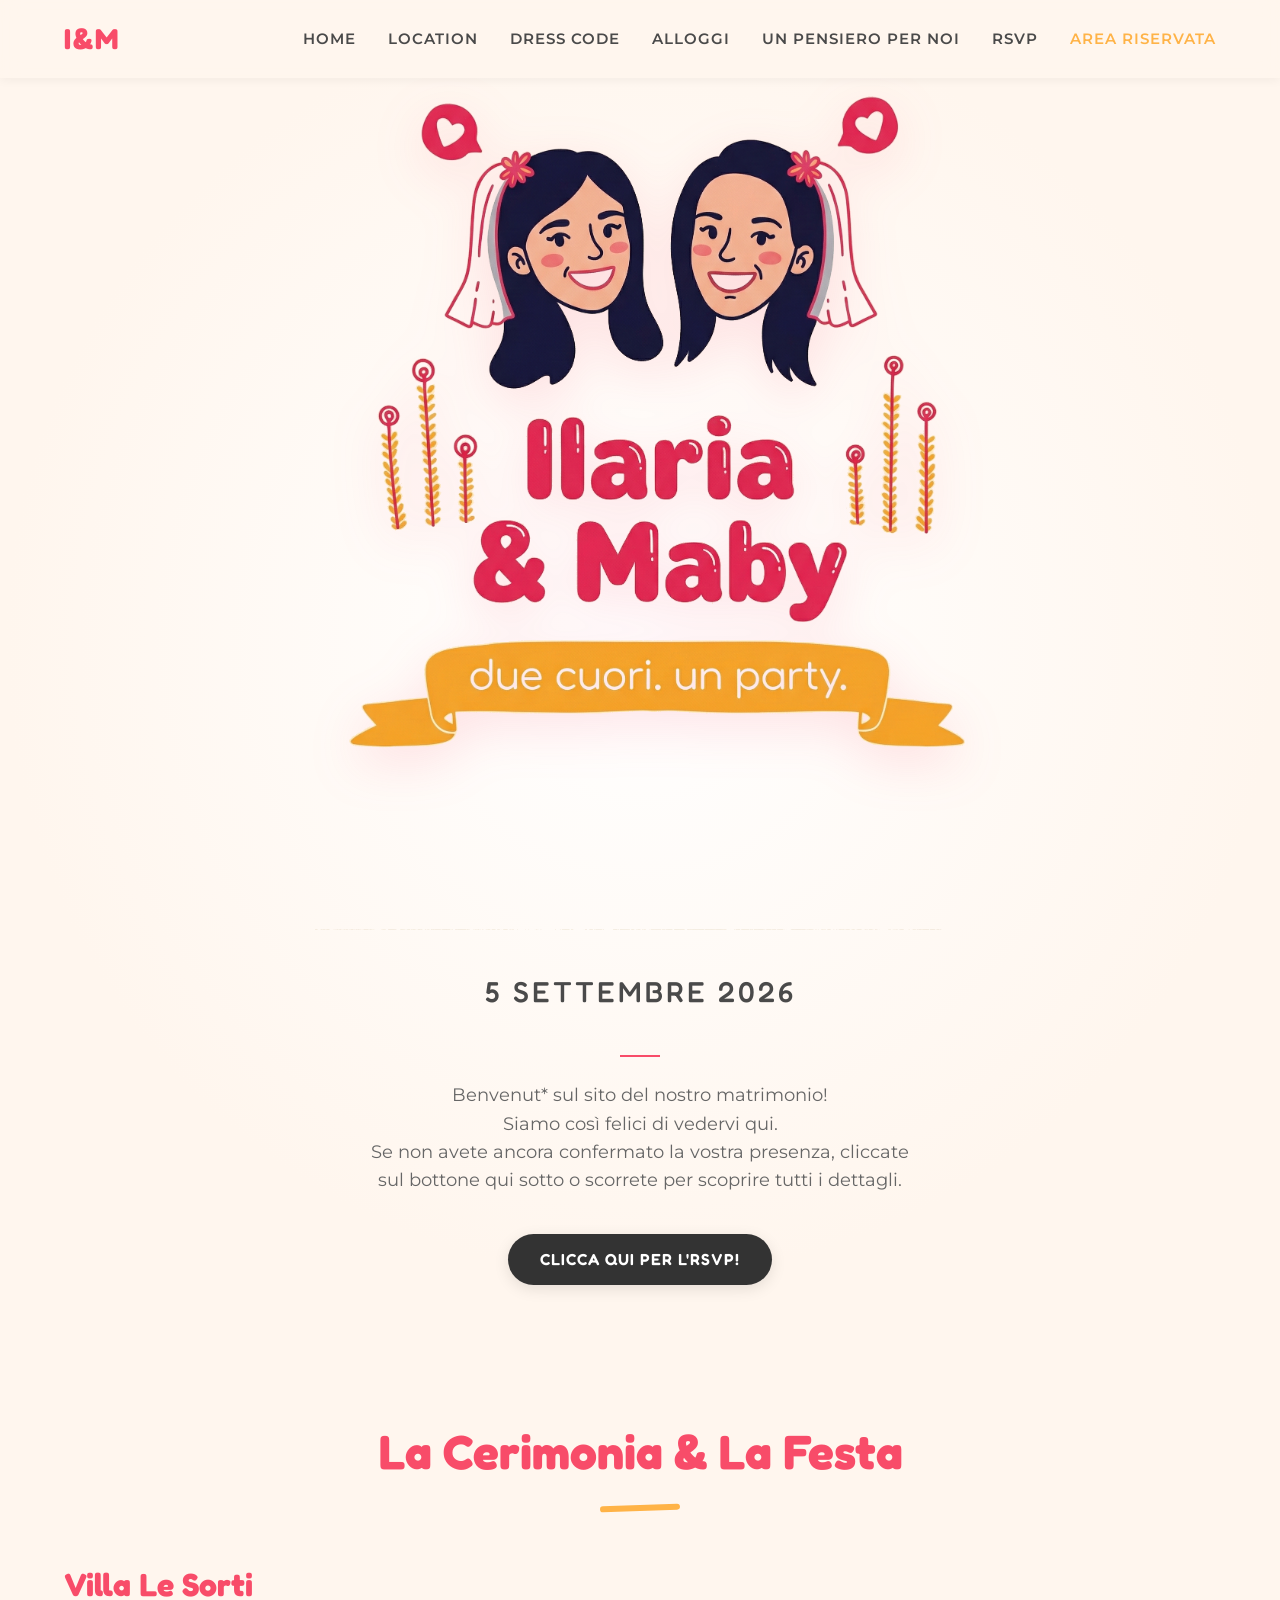
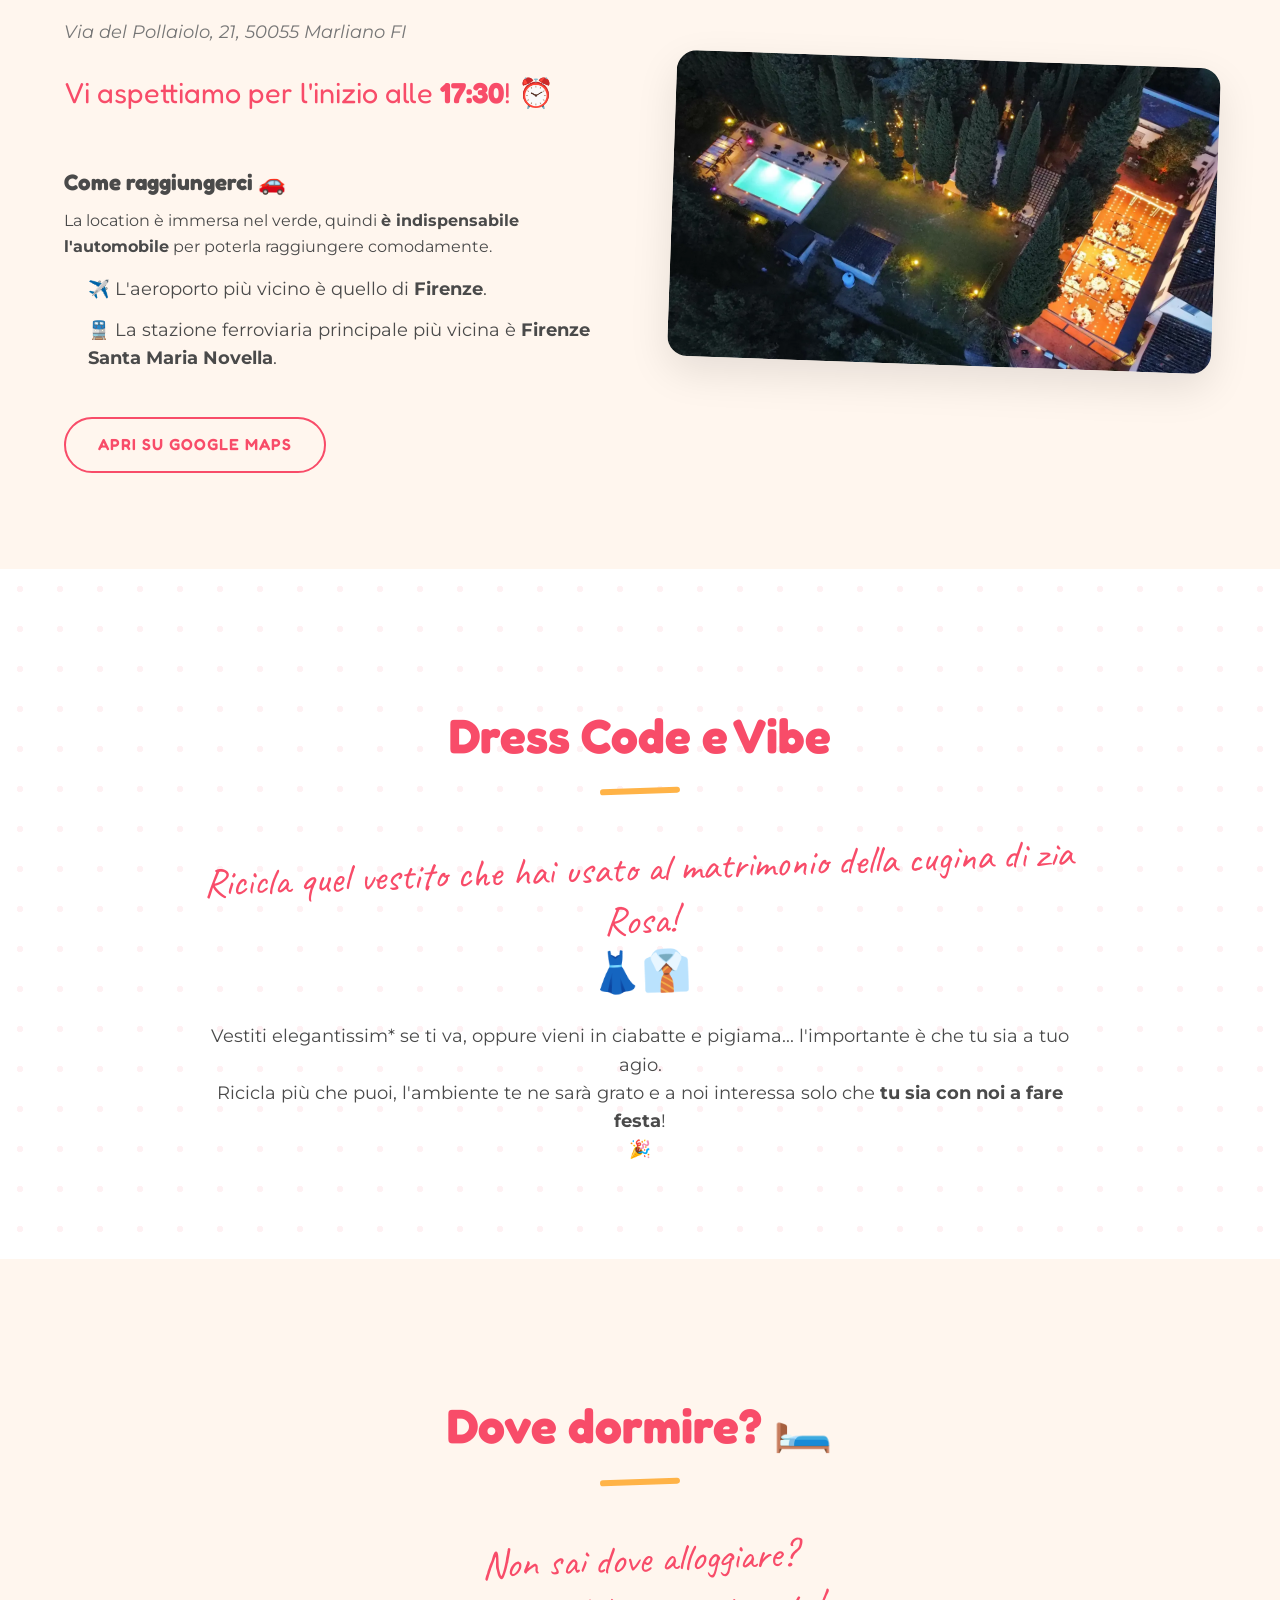
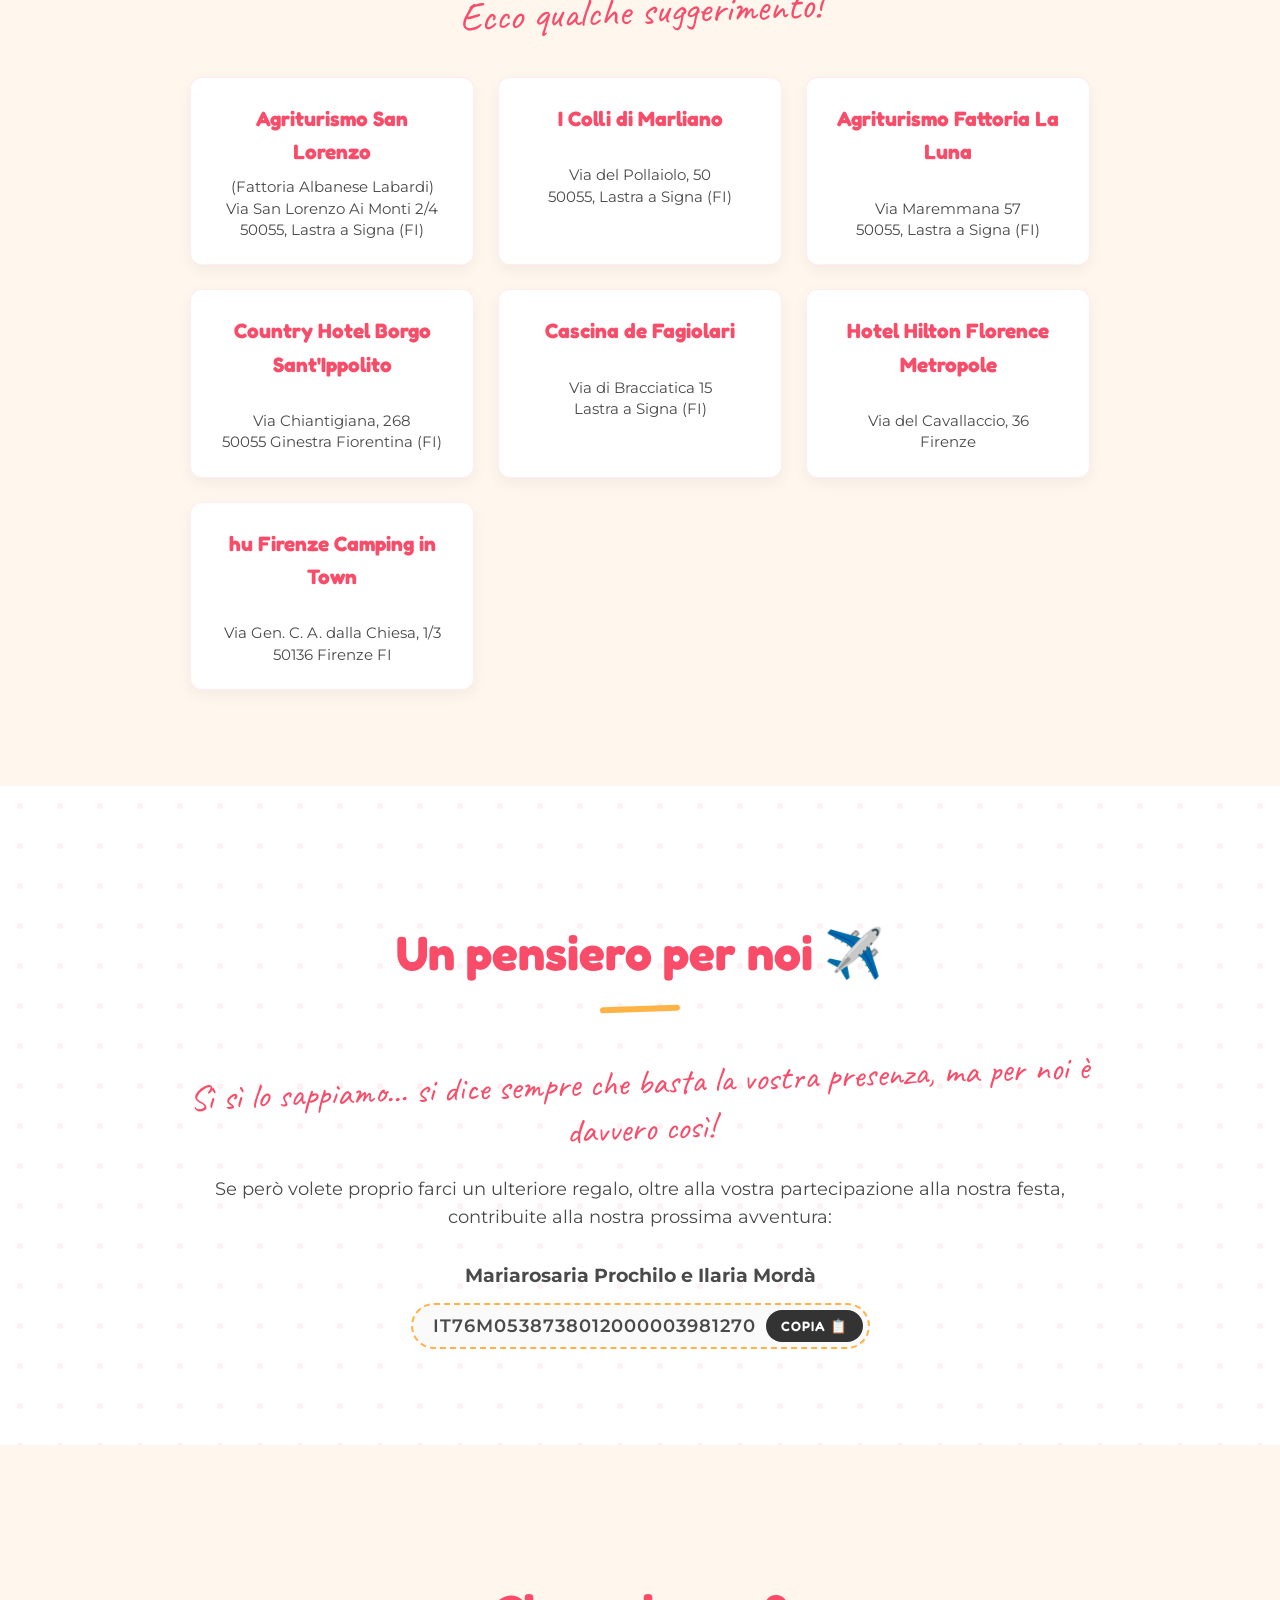
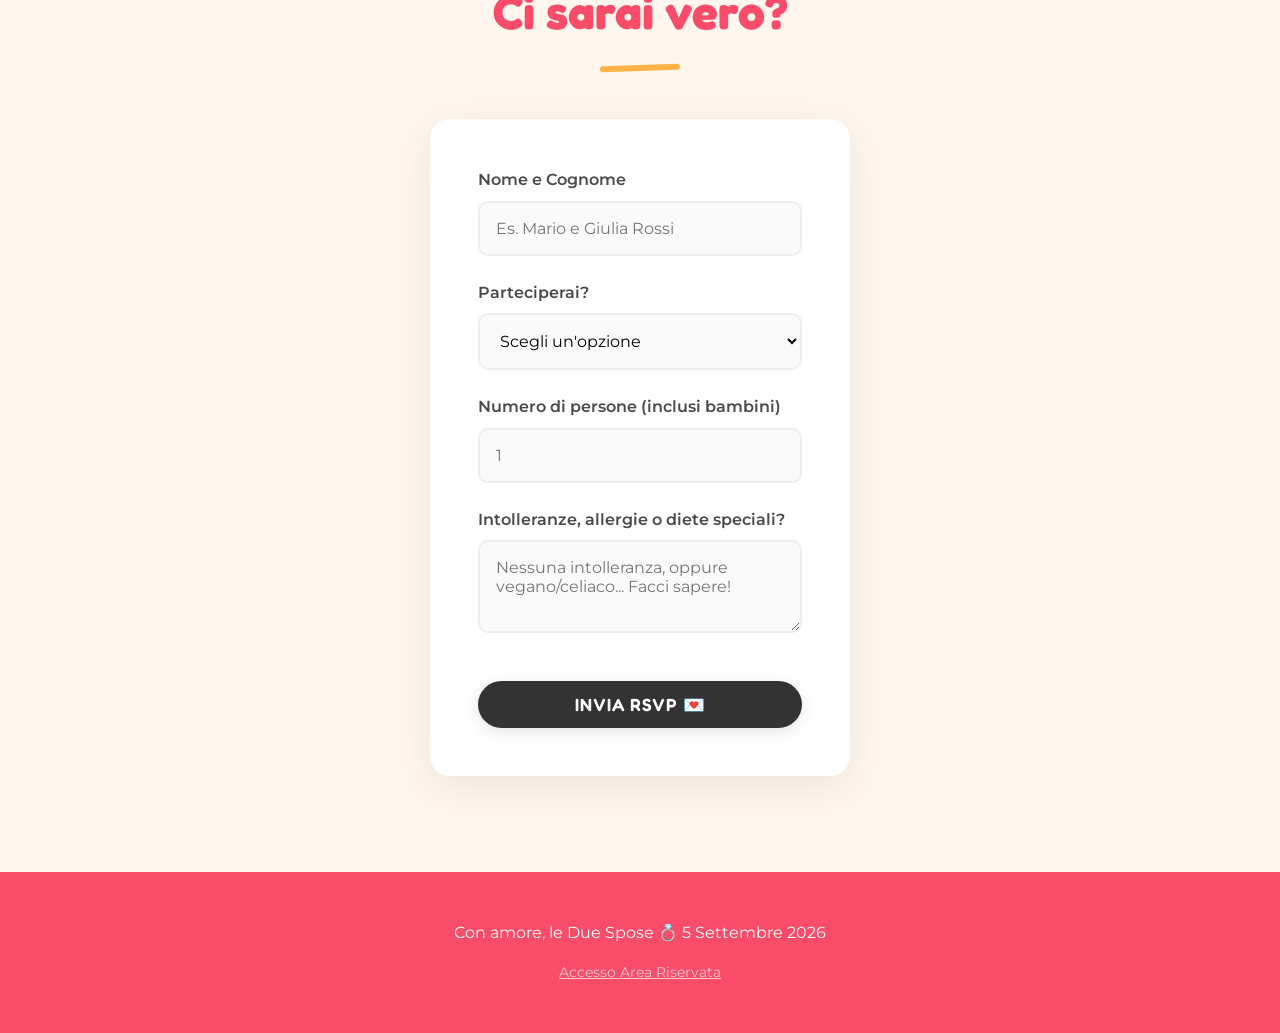
<file: index.html>
<!DOCTYPE html>
<html lang="it">
<head>
    <meta charset="UTF-8">
    <meta name="viewport" content="width=device-width, initial-scale=1.0">
    <title>I&M - 5 Settembre 2026</title>
    <link rel="icon" href="[data-uri]">
    <meta name="description" content="Sito d'invito per il matrimonio del 5 Settembre 2026.">
    <!-- Google Fonts -->
    <link rel="preconnect" href="https://fonts.googleapis.com">
    <link rel="preconnect" href="https://fonts.gstatic.com" crossorigin>
    <link href="https://fonts.googleapis.com/css2?family=Fredoka:wght@400;600;700&family=Montserrat:wght@400;500;600;700&family=Caveat:wght@600;700&display=swap" rel="stylesheet">
    <link rel="stylesheet" href="style.css">
</head>
<body>

    <!-- Navigation Bar -->
    <header class="navbar">
        <div class="logo">I&amp;M</div>
        <nav>
            <ul class="nav-links">
                <li><a href="#home">Home</a></li>
                <li><a href="#location">Location</a></li>
                <li><a href="#dresscode">Dress Code</a></li>
                <li><a href="#accommodation">Alloggi</a></li>
                <li><a href="#gift">Un pensiero per noi</a></li>
                <li><a href="#rsvp">RSVP</a></li>
                <li><a href="#riservata" class="secret-link">Area Riservata</a></li>
            </ul>
        </nav>
        <!-- Mobile Menu Toggle -->
        <div class="hamburger">
            <span class="bar"></span>
            <span class="bar"></span>
            <span class="bar"></span>
        </div>
    </header>

    <!-- Hero Section -->
    <section id="home" class="hero">
        <div class="hero-image-container">
            <!-- Using true transparent PNG image -->
            <img src="preset_transparent_crop.png" alt="Disegno delle Due Spose" class="hero-img animate-on-scroll">
        </div>
        <div class="hero-content animate-on-scroll">
            <h1 class="date hover-bounce">5 Settembre 2026</h1>
            <div class="divider"></div>
            <p class="welcome-text">Benvenut* sul sito del nostro matrimonio!<br> Siamo così felici di vedervi qui.<br> Se non avete ancora confermato la vostra presenza, cliccate sul bottone qui sotto o scorrete per scoprire tutti i dettagli.</p>
            <a href="#rsvp" class="btn-primary hover-bounce" id="hero-rsvp-btn">Clicca qui per l'RSVP!</a>
        </div>
    </section>

    <!-- Location Section -->
    <section id="location" class="section-container">
        <h2 class="section-title animate-on-scroll">La Cerimonia & La Festa</h2>
        <div class="section-content split animate-on-scroll">
            <div class="text-box">
                <h3 class="hover-bounce">Villa Le Sorti</h3>
                <p class="address">Via del Pollaiolo, 21, 50055 Marliano FI</p>
                
                <p class="hover-bounce" style="color: var(--primary-color); font-size: 1.8rem; font-family: var(--font-heading); margin-bottom: 1.5rem;">
                   Vi aspettiamo per l'inizio alle <strong>17:30</strong>! ⏰
                </p>
                
                <h4 class="sub-heading">Come raggiungerci 🚗</h4>
                <p>La location è immersa nel verde, quindi <strong>è indispensabile l'automobile</strong> per poterla raggiungere comodamente.</p>
                <ul class="transport-list">
                    <li class="hover-bounce">✈️ L'aeroporto più vicino è quello di <strong>Firenze</strong>.</li>
                    <li class="hover-bounce">🚆 La stazione ferroviaria principale più vicina è <strong>Firenze Santa Maria Novella</strong>.</li>
                </ul>
                <a href="https://share.google/hRz8vnX9NL2IQV5J6" target="_blank" class="btn-outline hover-bounce">Apri su Google Maps</a>
            </div>
            <div class="image-box animate-on-scroll">
                <img src="dji-fly.webp" alt="Villa Le Sorti dall'alto" class="location-img">
            </div>
        </div>
    </section>

    <!-- Dress Code Section -->
    <section id="dresscode" class="section-container alt-bg">
        <h2 class="section-title animate-on-scroll">Dress Code e Vibe</h2>
        <div class="section-content centered-text animate-on-scroll">
            <p class="fun-text hover-bounce">Ricicla quel vestito che hai usato al matrimonio della cugina di zia Rosa!<br> 👗👔</p>
            <p>Vestiti elegantissim* se ti va, oppure vieni in ciabatte e pigiama... l'importante è che tu sia a tuo agio.<br>
            Ricicla più che puoi, l'ambiente te ne sarà grato e a noi interessa solo che <strong>tu sia con noi a fare festa</strong>!<br> 🎉</p>
        </div>
    </section>

    <!-- Accommodation Section -->
    <section id="accommodation" class="section-container">
        <h2 class="section-title animate-on-scroll">Dove dormire? 🛏️</h2>
        <div class="section-content animate-on-scroll" style="width: 100%; max-width: 900px;">
            <p class="fun-text hover-bounce" style="text-align: center; width: 100%; display: block; margin-left: auto; margin-right: auto; margin-bottom: 2.5rem;">Non sai dove alloggiare?<br>Ecco qualche suggerimento!</p>
            
            <div style="display: grid; grid-template-columns: repeat(auto-fit, minmax(250px, 1fr)); gap: 1.5rem; justify-items: stretch;">
                
                <a href="https://maps.google.com/?q=Via+San+Lorenzo+Ai+Monti+2/4,+50055,+Lastra+a+Signa+(FI)" target="_blank" style="text-decoration: none; color: inherit;" class="hover-bounce">
                    <div style="background: white; padding: 1.5rem; border-radius: 12px; box-shadow: 0 5px 15px rgba(0,0,0,0.05); text-align: center; border: 1px solid rgba(248, 76, 105, 0.1); height: 100%; box-sizing: border-box;">
                        <h3 style="color: var(--primary-color); margin-bottom: 0.5rem; font-size: 1.3rem;">Agriturismo San Lorenzo</h3>
                        <p style="font-size: 0.95rem; line-height: 1.4;">(Fattoria Albanese Labardi)<br>Via San Lorenzo Ai Monti 2/4<br>50055, Lastra a Signa (FI)</p>
                    </div>
                </a>
                
                <a href="https://maps.google.com/?q=Via+del+Pollaiolo,+50,+50055,+Lastra+a+Signa+(FI)" target="_blank" style="text-decoration: none; color: inherit;" class="hover-bounce">
                    <div style="background: white; padding: 1.5rem; border-radius: 12px; box-shadow: 0 5px 15px rgba(0,0,0,0.05); text-align: center; border: 1px solid rgba(248, 76, 105, 0.1); height: 100%; box-sizing: border-box;">
                        <h3 style="color: var(--primary-color); margin-bottom: 0.5rem; font-size: 1.3rem;">I Colli di Marliano</h3>
                        <p style="font-size: 0.95rem; line-height: 1.4;"><br>Via del Pollaiolo, 50<br>50055, Lastra a Signa (FI)</p>
                    </div>
                </a>

                <a href="https://maps.google.com/?q=Via+Maremmana+57,+50055,+Lastra+a+Signa+(FI)" target="_blank" style="text-decoration: none; color: inherit;" class="hover-bounce">
                    <div style="background: white; padding: 1.5rem; border-radius: 12px; box-shadow: 0 5px 15px rgba(0,0,0,0.05); text-align: center; border: 1px solid rgba(248, 76, 105, 0.1); height: 100%; box-sizing: border-box;">
                        <h3 style="color: var(--primary-color); margin-bottom: 0.5rem; font-size: 1.3rem;">Agriturismo Fattoria La Luna</h3>
                        <p style="font-size: 0.95rem; line-height: 1.4;"><br>Via Maremmana 57<br>50055, Lastra a Signa (FI)</p>
                    </div>
                </a>

                <a href="https://maps.google.com/?q=Via+Chiantigiana,+268,+50055+Ginestra+Fiorentina+(FI)" target="_blank" style="text-decoration: none; color: inherit;" class="hover-bounce">
                    <div style="background: white; padding: 1.5rem; border-radius: 12px; box-shadow: 0 5px 15px rgba(0,0,0,0.05); text-align: center; border: 1px solid rgba(248, 76, 105, 0.1); height: 100%; box-sizing: border-box;">
                        <h3 style="color: var(--primary-color); margin-bottom: 0.5rem; font-size: 1.3rem;">Country Hotel Borgo Sant'Ippolito</h3>
                        <p style="font-size: 0.95rem; line-height: 1.4;"><br>Via Chiantigiana, 268<br>50055 Ginestra Fiorentina (FI)</p>
                    </div>
                </a>

                <a href="https://maps.google.com/?q=Via+di+Bracciatica+15,+Lastra+a+Signa+(FI)" target="_blank" style="text-decoration: none; color: inherit;" class="hover-bounce">
                    <div style="background: white; padding: 1.5rem; border-radius: 12px; box-shadow: 0 5px 15px rgba(0,0,0,0.05); text-align: center; border: 1px solid rgba(248, 76, 105, 0.1); height: 100%; box-sizing: border-box;">
                        <h3 style="color: var(--primary-color); margin-bottom: 0.5rem; font-size: 1.3rem;">Cascina de Fagiolari</h3>
                        <p style="font-size: 0.95rem; line-height: 1.4;"><br>Via di Bracciatica 15<br>Lastra a Signa (FI)</p>
                    </div>
                </a>

                <a href="https://maps.google.com/?q=Via+del+Cavallaccio,+36,+Firenze" target="_blank" style="text-decoration: none; color: inherit;" class="hover-bounce">
                    <div style="background: white; padding: 1.5rem; border-radius: 12px; box-shadow: 0 5px 15px rgba(0,0,0,0.05); text-align: center; border: 1px solid rgba(248, 76, 105, 0.1); height: 100%; box-sizing: border-box;">
                        <h3 style="color: var(--primary-color); margin-bottom: 0.5rem; font-size: 1.3rem;">Hotel Hilton Florence Metropole</h3>
                        <p style="font-size: 0.95rem; line-height: 1.4;"><br>Via del Cavallaccio, 36<br>Firenze</p>
                    </div>
                </a>

                <a href="https://maps.google.com/?q=Via+Generale+C.+A.+dalla+Chiesa,+1/3,+50136+Firenze+FI" target="_blank" style="text-decoration: none; color: inherit;" class="hover-bounce">
                    <div style="background: white; padding: 1.5rem; border-radius: 12px; box-shadow: 0 5px 15px rgba(0,0,0,0.05); text-align: center; border: 1px solid rgba(248, 76, 105, 0.1); height: 100%; box-sizing: border-box;">
                        <h3 style="color: var(--primary-color); margin-bottom: 0.5rem; font-size: 1.3rem;">hu Firenze Camping in Town</h3>
                        <p style="font-size: 0.95rem; line-height: 1.4;"><br>Via Gen. C. A. dalla Chiesa, 1/3<br>50136 Firenze FI</p>
                    </div>
                </a>
            </div>
        </div>
    </section>

    <!-- Gift Section -->
    <section id="gift" class="section-container alt-bg">
        <h2 class="section-title animate-on-scroll">Un pensiero per noi ✈️</h2>
        <div class="section-content centered-text animate-on-scroll">
            <p class="fun-text hover-bounce" style="font-size: 2.2rem;">Sì sì lo sappiamo... si dice sempre che basta la vostra presenza, ma per noi è davvero così!</p>
            <p>Se però volete proprio farci un ulteriore regalo, oltre alla vostra partecipazione alla nostra festa, contribuite alla nostra prossima avventura:<br><br>
            <strong style="font-size: 1.2rem; display: block; margin-bottom: 0.8rem;" class="hover-bounce">Mariarosaria Prochilo e Ilaria Mordà</strong>
            <span style="display: inline-flex; align-items: center; justify-content: center; gap: 10px; background: #FAFAFA; padding: 5px 5px 5px 20px; border-radius: 50px; border: 2px dashed var(--secondary-color); flex-wrap: wrap;">
                <code id="ibanText" style="font-size: 1.1rem; font-family: var(--font-body); font-weight: 600; letter-spacing: 1px;">IT76M0538738012000003981270</code>
                <button id="copyIbanBtn" class="btn-primary" style="padding: 8px 15px; font-size: 0.85rem; margin: 0; box-shadow: none;">Copia 📋</button>
            </span>
            </p>
        </div>
    </section>

    <!-- RSVP Section -->
    <section id="rsvp" class="section-container">
        <h2 class="section-title animate-on-scroll">Ci sarai vero?</h2>
        <div class="section-content animate-on-scroll">
            <form class="rsvp-form" id="rsvpForm">
                <input type="hidden" name="_subject" value="Nuova risposta RSVP Matrimonio!">
                <input type="hidden" name="_cc" value="ila.morda@gmail.com">

                <div class="form-group">
                    <label for="name">Nome e Cognome</label>
                    <input type="text" id="name" name="Nomi" placeholder="Es. Mario e Giulia Rossi" required>
                </div>

                <div class="form-group">
                    <label for="attendance">Parteciperai?</label>
                    <select id="attendance" name="Partecipazione" required>
                        <option value="" disabled selected>Scegli un'opzione</option>
                        <option value="Sì, ci sarò senza alcun dubbio!">Sì, ci sarò senza alcun dubbio!</option>
                        <option value="No, purtroppo non potrò esserci">No, purtroppo non potrò esserci :(</option>
                    </select>
                </div>

                <div class="form-group">
                    <label for="guests">Numero di persone (inclusi bambini)</label>
                    <input type="number" id="guests" name="Numero_Persone" min="1" max="10" placeholder="1" required>
                </div>

                <div class="form-group">
                    <label for="allergies">Intolleranze, allergie o diete speciali?</label>
                    <textarea id="allergies" name="Intolleranze" rows="3" placeholder="Nessuna intolleranza, oppure vegano/celiaco... Facci sapere!"></textarea>
                </div>

                <button type="submit" class="btn-primary submit-btn">Invia RSVP 💌</button>
                <div id="rsvpMessage" style="display:none; margin-top:1rem; padding:1rem; border-radius:8px; text-align:center;"></div>
            </form>
        </div>
    </section>

    <!-- Footer -->
    <footer>
        <p>Con amore, le Due Spose 💍 5 Settembre 2026</p>
        <p><a href="#" id="openModalBtn" class="footer-link">Accesso Area Riservata</a></p>
    </footer>

    <!-- Password Modal -->
    <div id="passwordModal" class="modal">
        <div class="modal-content">
            <span class="close-btn">&times;</span>
            <h3 class="modal-title">Area Riservata</h3>
            <p>Inserisci la password magica per accedere ai dettagli speciali.</p>
            <div class="password-group">
                <input type="password" id="modalPasswordInput" placeholder="La password segreta...">
                <button id="modalSubmitPassword" class="btn-primary">Entra 🗝️</button>
            </div>
            <p id="modalPasswordError" class="error-msg"></p>
        </div>
    </div>

    <!-- Reserved Area (Hidden by default) -->
    <div id="reservedSectionOverlay" class="reserved-overlay">
        <div class="reserved-content">
            <button class="close-reserved-btn" id="closeReservedBtn">&times;</button>
            <h2 class="section-title secret-title">Benvenut* nell'Area Segreta! 🤫</h2>
            <div class="secret-box">
                <p class="greeting">Ciao!<br> Come da invito, ti avevamo promesso che saresti stat* nostr* ospite per la notte del <strong>5 settembre 2026</strong>.<br> Qui di seguito trovi i dettagli della struttura dove alloggerai:</p>
                
                <div class="hotel-details">
                    <h3>🏕️ hu Firenze camping in town</h3>
                    <p class="address">Via Generale C. A. dalla Chiesa, 1/3, 50136 Firenze FI</p>
                    
                    <ul class="hotel-rules">
                        <li>🕒 <strong>Check-in:</strong> a partire dalle 15.00</li>
                        <li>🥐 <strong>Colazione:</strong> Inclusa!</li>
                    </ul>

                    <div style="background-color: var(--primary-color); color: white; padding: 15px; border-radius: 10px; margin-top: 1.5rem; text-align: center; font-weight: bold; font-size: 1.2rem; display: inline-block; width: 100%; box-sizing: border-box; box-shadow: 0 4px 6px rgba(248, 76, 105, 0.3);" class="hover-bounce animate-on-scroll is-visible">
                        ⚠️ Conferma la tua presenza per la notte entro e non oltre il <br><span style="font-size: 1.6rem; text-transform: uppercase;">31 Maggio 2026</span>
                    </div>

                    <a href="https://share.google/dzEKyzoBZv10U57Xc" target="_blank" class="btn-primary" style="margin-top: 1.5rem; display: inline-block; width: 100%; box-sizing: border-box;">Apri Mappa Camping</a>
                </div>

                <div class="hotel-warning">
                    <p>⚠️ <strong>Attenzione logistica:</strong> Anche per raggiungere la location del matrimonio dal camping è <strong>necessaria la macchina</strong>. Ci vogliono circa 40 minuti.</p>
                </div>
            </div>
        </div>
    </div>

    <script src="script.js"></script>
</body>
</html>
</file>
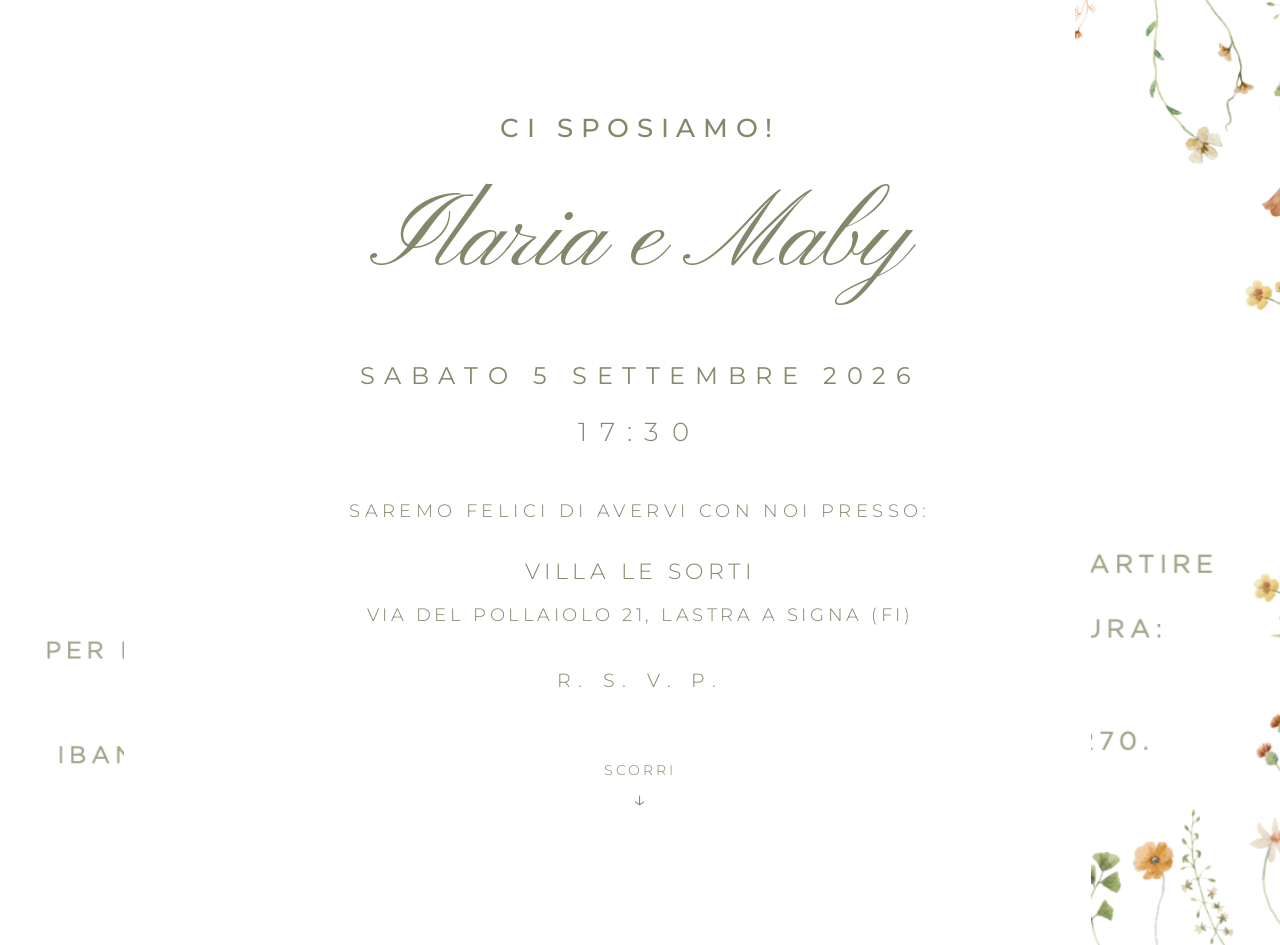
<file: invito/index.html>
<!DOCTYPE html>
<html lang="it">
<head>
    <meta charset="UTF-8">
    <meta name="viewport" content="width=device-width, initial-scale=1.0">
    <title>Invito - Ilaria & Maby</title>
    <!-- Google Fonts for elegant typography -->
    <link rel="preconnect" href="https://fonts.googleapis.com">
    <link rel="preconnect" href="https://fonts.gstatic.com" crossorigin>
    <link href="https://fonts.googleapis.com/css2?family=Montserrat:wght@300;400;500;600&family=Pinyon+Script&display=swap" rel="stylesheet">
    <link rel="stylesheet" href="/invito/style.css">
</head>
<body>

    <!-- Floral border overlays (fixed to viewport) -->
    <div class="floral-overlay floral-top-right"></div>
    <div class="floral-overlay floral-bottom-right"></div>
    <div class="floral-overlay floral-bottom-left"></div>

    <div class="screens-container">
        
        <!-- Screen 1: Main Invitation -->
        <div class="invitation-screen" id="screen-1">
            <div class="invitation-content">
                <p class="fade-in step-1 subtitle">Ci sposiamo!</p>
                
                <h1 class="fade-in step-2 names">Ilaria e Maby</h1>
                
                <div class="fade-in step-3 date-time">
                    <p class="date">Sabato 5 Settembre 2026</p>
                    <p class="time">17:30</p>
                </div>
                
                <div class="fade-in step-4 location-box">
                    <p class="location-intro">Saremo felici di avervi con noi presso:</p>
                    <p class="location-name">Villa Le Sorti</p>
                    <p class="location-address">Via del Pollaiolo 21, Lastra a Signa (FI)</p>
                    <p class="rsvp-text">R. S. V. P.</p>
                </div>

                <div class="fade-in step-5 scroll-indicator bounce">
                    <p>Scorri</p>
                    <span>↓</span>
                </div>
            </div>
        </div>

        <!-- Screen 2: IBAN & Details -->
        <div class="invitation-screen" id="screen-2">
            <div class="invitation-content second-content">
                <p class="fade-in-scroll subtitle-large">Ci basta avervi con noi per essere felici.</p>
                
                <p class="fade-in-scroll paragraph-elegant">Se però volete darci una mano a partire<br>per la nostra prossima avventura:</p>
                
                <p class="fade-in-scroll iban-text">IBAN: IT76M0538738012000003981270</p>
                
                <div class="fade-in-scroll cta-container">
                    <a href="/" class="btn-elegant">Scopri tutti i dettagli sul nostro sito</a>
                </div>
            </div>
        </div>

    </div>

    <script>
        // IntersectionObserver to trigger animations on scroll for screen 2
        const observer = new IntersectionObserver((entries) => {
            entries.forEach(entry => {
                if (entry.isIntersecting) {
                    entry.target.classList.add('visible');
                }
            });
        }, { threshold: 0.2 });

        document.querySelectorAll('.fade-in-scroll').forEach(el => observer.observe(el));
    </script>
</body>
</html>
</file>
<file: style.css>
/* Design System Variables */
:root {
    --bg-color: #FFF6EE; /* Warm peachy/beige background */
    --primary-color: #F84C69; /* Bright pink/red for accents */
    --secondary-color: #FFB347; /* Yellowish orange accent */
    --text-color: #4A4A4A; /* Soft dark grey for readability */
    --light-bg: #FFFFFF;
    --font-heading: 'Fredoka', cursive, sans-serif;
    --font-body: 'Montserrat', sans-serif;
    --transition-fast: 0.2s ease-in-out;
    --transition-med: 0.4s ease-in-out;
}

/* Reset & Base */
* {
    margin: 0;
    padding: 0;
    box-sizing: border-box;
}

html {
    scroll-behavior: smooth;
    font-size: 16px;
}

body {
    font-family: var(--font-body);
    background-color: var(--bg-color);
    color: var(--text-color);
    line-height: 1.6;
    overflow-x: hidden;
}

h1, h2, h3, h4, .logo {
    font-family: var(--font-heading);
    color: var(--primary-color);
}

a {
    text-decoration: none;
    color: inherit;
    transition: color var(--transition-fast);
}

/* Navigation */
.navbar {
    position: fixed;
    top: 0;
    width: 100%;
    display: flex;
    justify-content: space-between;
    align-items: center;
    padding: 1rem 5%;
    background-color: rgba(255, 246, 238, 0.95);
    backdrop-filter: blur(10px);
    z-index: 1000;
    box-shadow: 0 2px 10px rgba(0,0,0,0.05);
}

.logo {
    font-size: 1.8rem;
    font-weight: 700;
    letter-spacing: 2px;
}

.nav-links {
    list-style: none;
    display: flex;
    gap: 2rem;
}

.nav-links li a {
    font-weight: 600;
    font-size: 0.95rem;
    text-transform: uppercase;
    letter-spacing: 1px;
}

.nav-links li a:hover {
    color: var(--primary-color);
}

.secret-link {
    color: var(--secondary-color) !important;
}
.secret-link:hover {
    color: var(--primary-color) !important;
}

/* Hamburger Menu (Mobile) */
.hamburger {
    display: none;
    cursor: pointer;
    flex-direction: column;
    gap: 5px;
}

.hamburger .bar {
    width: 25px;
    height: 3px;
    background-color: var(--primary-color);
    border-radius: 3px;
    transition: all 0.3s ease;
}

/* Base Sections */
.section-container {
    padding: 8rem 5% 6rem;
    min-height: 50vh;
    display: flex;
    flex-direction: column;
    align-items: center;
    justify-content: center;
    position: relative;
    overflow: hidden;
}

.section-title {
    font-size: 3rem;
    margin-bottom: 3rem;
    text-align: center;
    position: relative;
    z-index: 2;
}

.section-title::after {
    content: '';
    display: block;
    width: 80px;
    height: 6px;
    background-color: var(--secondary-color);
    margin: 15px auto 0;
    border-radius: 3px;
    transform: rotate(-2deg);
}

.alt-bg {
    background-color: var(--light-bg);
    /* Playful polka-dot background */
    background-image: radial-gradient(rgba(248, 76, 105, 0.08) 3px, transparent 3px);
    background-size: 40px 40px;
}

/* Buttons */
.btn-primary, .btn-outline {
    display: inline-block;
    padding: 0.8rem 2rem;
    border-radius: 30px;
    font-weight: 600;
    text-transform: uppercase;
    letter-spacing: 1px;
    transition: all var(--transition-short);
    cursor: pointer;
    border: none;
    font-family: var(--font-heading);
}

.btn-primary {
    background-color: #333; /* Dark button from reference image */
    color: white;
    box-shadow: 0 4px 15px rgba(0,0,0,0.1);
}

.btn-primary:hover {
    background-color: var(--primary-color);
    transform: translateY(-4px) scale(1.03);
    color: white;
    box-shadow: 0 8px 20px rgba(248, 76, 105, 0.3);
}

.btn-outline {
    background-color: transparent;
    border: 2px solid var(--primary-color);
    color: var(--primary-color);
}

.btn-outline:hover {
    background-color: var(--primary-color);
    color: white;
    transform: translateY(-4px) scale(1.03);
    box-shadow: 0 8px 20px rgba(248, 76, 105, 0.3);
}

/* Hero Section */
.hero {
    min-height: 100vh;
    display: flex;
    flex-direction: column;
    align-items: center;
    justify-content: center;
    padding-top: 6rem;
    text-align: center;
    /* Soft glow behind the hero image */
    background: radial-gradient(circle at center, #FFF 0%, var(--bg-color) 70%);
}

.hero-image-container {
    max-width: 650px;
    width: 95%;
    margin-bottom: 2rem;
    animation: float 6s ease-in-out infinite;
    /* Give the overall shape a subtle shadow */
    filter: drop-shadow(0 15px 25px rgba(248, 76, 105, 0.15));
}

.hero-img {
    width: 100%;
    height: auto;
    object-fit: contain;
    /* No mix-blend-mode needed since we made the PNG truly transparent */
}

/* Base class for elements that will be animated on scroll */
.animate-on-scroll {
    opacity: 0;
    transform: translateY(40px);
    transition: opacity 0.8s ease-out, transform 0.8s cubic-bezier(0.175, 0.885, 0.32, 1.275);
}

.animate-on-scroll.is-visible {
    opacity: 1;
    transform: translateY(0);
}

/* Adding some bouncy hover effects */
.hover-bounce {
    display: inline-block;
    transition: transform 0.3s cubic-bezier(0.175, 0.885, 0.32, 1.275);
}
.hover-bounce:hover {
    transform: scale(1.05) translateY(-5px);
}

@keyframes float {
    0% { transform: translateY(0px) rotate(0deg); }
    50% { transform: translateY(-15px) rotate(2deg); }
    100% { transform: translateY(0px) rotate(0deg); }
}

.hero-content {
    max-width: 600px;
    padding: 0 20px;
}

.date {
    font-size: 1.8rem;
    color: var(--text-color);
    font-weight: 500;
    letter-spacing: 3px;
    text-transform: uppercase;
    margin-bottom: 1rem;
}

.divider {
    width: 40px;
    height: 2px;
    background-color: var(--primary-color);
    margin: 1.5rem auto;
}

.welcome-text {
    font-size: 1.1rem;
    margin-bottom: 2.5rem;
    color: #666;
}

/* Split Content */
.split {
    display: flex;
    flex-wrap: wrap;
    gap: 4rem;
    align-items: center;
    justify-content: center;
    max-width: 1200px;
    width: 100%;
    z-index: 2;
}

.text-box, .image-box {
    flex: 1 1 400px;
}

.text-box h3 {
    font-size: 2rem;
    margin-bottom: 0.5rem;
}

.address {
    font-size: 1.1rem;
    font-style: italic;
    color: #777;
    margin-bottom: 1.5rem;
}

.sub-heading {
    font-size: 1.4rem;
    margin-top: 1.5rem;
    margin-bottom: 0.5rem;
    color: var(--text-color);
}

.transport-list {
    list-style: none;
    margin: 1rem 0 2rem;
}

.transport-list li {
    margin-bottom: 0.8rem;
    padding-left: 1.5rem;
    position: relative;
    font-size: 1.1rem;
}

.location-img {
    width: 100%;
    height: auto;
    border-radius: 20px;
    box-shadow: 0 15px 40px rgba(0,0,0,0.1);
    transform: rotate(2deg);
    transition: transform 0.3s ease;
}

.location-img:hover {
    transform: rotate(0deg) scale(1.02);
}

/* Dress Code Section */
.centered-text {
    max-width: 900px;
    text-align: center;
    font-size: 1.1rem;
    z-index: 2;
}

.fun-text {
    font-family: 'Caveat', cursive, sans-serif;
    font-size: 2.5rem;
    color: var(--primary-color);
    line-height: 1.3;
    margin-bottom: 1.5rem;
    transform: rotate(-2deg);
}

/* Form Styling */
.rsvp-form {
    background-color: var(--light-bg);
    padding: 3rem;
    border-radius: 20px;
    box-shadow: 0 10px 40px rgba(0,0,0,0.08);
    width: 100%;
    max-width: 600px;
}

.form-group {
    margin-bottom: 1.5rem;
    text-align: left;
}

.form-group label {
    display: block;
    margin-bottom: 0.5rem;
    font-weight: 600;
    color: var(--text-color);
}

.form-group input, 
.form-group select, 
.form-group textarea {
    width: 100%;
    padding: 1rem;
    border: 2px solid #EEE;
    border-radius: 10px;
    font-family: var(--font-body);
    font-size: 1rem;
    transition: border-color var(--transition-fast);
    background-color: #FAFAFA;
}

.form-group input:focus, 
.form-group select:focus, 
.form-group textarea:focus {
    outline: none;
    border-color: var(--primary-color);
    background-color: #FFF;
}

.submit-btn {
    width: 100%;
    margin-top: 1rem;
    font-size: 1.1rem;
}

/* Footer */
footer {
    text-align: center;
    padding: 3rem 5%;
    background-color: var(--primary-color);
    color: white;
}

.footer-link {
    color: rgba(255,255,255,0.7);
    font-size: 0.9rem;
    margin-top: 1rem;
    display: inline-block;
    text-decoration: underline;
    cursor: pointer;
}

.footer-link:hover {
    color: white;
}

/* Reserved Area & Modal Styles */
.modal {
    display: none;
    position: fixed;
    z-index: 2000;
    left: 0;
    top: 0;
    width: 100%;
    height: 100%;
    background-color: rgba(0,0,0,0.6);
    backdrop-filter: blur(5px);
    align-items: center;
    justify-content: center;
}

.modal-content {
    background-color: var(--bg-color);
    padding: 3rem;
    border-radius: 20px;
    text-align: center;
    max-width: 400px;
    width: 90%;
    position: relative;
    box-shadow: 0 15px 50px rgba(0,0,0,0.2);
    animation: scaleIn 0.3s ease-out forwards;
}

@keyframes scaleIn {
    from { transform: scale(0.9); opacity: 0; }
    to { transform: scale(1); opacity: 1; }
}

.close-btn {
    position: absolute;
    top: 15px;
    right: 20px;
    font-size: 2rem;
    color: #999;
    cursor: pointer;
    line-height: 1;
}

.close-btn:hover { color: var(--primary-color); }

.password-group {
    display: flex;
    margin-top: 1.5rem;
    gap: 10px;
}

.password-group input {
    flex: 1;
    padding: 0.8rem;
    border: 2px solid #DDD;
    border-radius: 10px;
    font-size: 1rem;
}

.password-group input:focus {
    border-color: var(--primary-color);
    outline: none;
}

.error-msg {
    color: red;
    font-size: 0.9rem;
    margin-top: 10px;
    min-height: 20px;
}

/* The revealed secret area modal */
.reserved-overlay {
    display: none;
    position: fixed;
    z-index: 3000;
    left: 0;
    top: 0;
    width: 100%;
    height: 100%;
    background-color: #FFF3EC; /* Solid background */
    overflow-y: auto;
    padding: 2rem;
    animation: fadeIn 0.4s ease-in-out;
}

@keyframes fadeIn {
    from { opacity: 0; }
    to { opacity: 1; }
}

.reserved-content {
    max-width: 600px;
    margin: 2rem auto;
    background: white;
    padding: 3rem;
    border-radius: 20px;
    box-shadow: 0 10px 40px rgba(0,0,0,0.1);
    position: relative;
}

.close-reserved-btn {
    position: absolute;
    top: -15px;
    right: -15px;
    width: 40px;
    height: 40px;
    background-color: var(--primary-color);
    color: white;
    border: none;
    border-radius: 50%;
    font-size: 1.5rem;
    cursor: pointer;
    box-shadow: 0 4px 10px rgba(248, 76, 105, 0.4);
    display: flex;
    align-items: center;
    justify-content: center;
    transition: transform 0.2s;
}

.close-reserved-btn:hover {
    transform: scale(1.1);
}

.hotel-details {
    background-color: #F8F9FA;
    padding: 2rem;
    border-radius: 15px;
    margin: 2rem 0;
    border-left: 5px solid var(--secondary-color);
}

.hotel-warning {
    background-color: #FFF3CD;
    color: #856404;
    padding: 1rem;
    border-radius: 10px;
    margin-top: 2rem;
    font-size: 0.95rem;
}

.hotel-rules {
    list-style: none;
    margin-top: 1rem;
}
.hotel-rules li {
    margin-bottom: 0.5rem;
}


/* Media Queries */
@media (max-width: 768px) {
    .nav-links {
        position: fixed;
        right: -100%;
        top: 70px;
        flex-direction: column;
        background-color: rgba(255, 246, 238, 0.98);
        width: 100%;
        text-align: center;
        transition: 0.3s;
        box-shadow: 0 10px 20px rgba(0,0,0,0.1);
        padding: 2rem 0;
        gap: 1.5rem;
    }

    .nav-links.active {
        right: 0;
    }

    .hamburger {
        display: flex;
    }

    .hamburger.active .bar:nth-child(2) {
        opacity: 0;
    }

    .hamburger.active .bar:nth-child(1) {
        transform: translateY(8px) rotate(45deg);
    }

    .hamburger.active .bar:nth-child(3) {
        transform: translateY(-8px) rotate(-45deg);
    }
    
    .fun-text {
        font-size: 2rem;
    }
    
    .section-title {
        font-size: 2rem;
    }
}
</file>
<file: invito/style.css>
/* CSS for the Elegant Digital Invitation */

:root {
    --text-color: #82886A; /* Olive green / taupe from the invitation paper */
    --accent-color: #d8c3a5; /* Warm secondary tone for buttons/accents if needed */
    --bg-color: #FFFFFF; /* Pure white background to match paper */
    --font-formal: 'Montserrat', sans-serif;
    --font-script: 'Pinyon Script', cursive;
}

body, html {
    margin: 0;
    padding: 0;
    width: 100%;
    height: 100%;
    background-color: var(--bg-color);
    color: var(--text-color);
    font-family: var(--font-formal);
    font-weight: 300;
    overflow-x: hidden;
    overflow-y: hidden; /* Hide the main body scrollbar, we will scroll the container */
}

/* --- OVERLAYS FOR EXTRACTED FLOWERS --- */
.floral-overlay {
    position: absolute;
    pointer-events: none;
    z-index: 1;
    background-size: contain;
    background-repeat: no-repeat;
}

/* Based on user image 1 */
.floral-top-right {
    top: -5vh;
    right: -5vw;
    width: 50vw;
    height: 40vh;
    background-image: url('/invito/flower_tr.png');
    background-position: top right;
    animation: sway 15s ease-in-out infinite alternate;
}

/* Based on user image 2 left side */
.floral-bottom-left {
    bottom: -5vh;
    left: -5vw;
    width: 40vw;
    height: 35vh;
    background-image: url('/invito/flower_bl.png');
    background-position: bottom left;
    animation: sway 12s ease-in-out infinite alternate-reverse;
}

/* Based on user image 2 right side */
.floral-bottom-right {
    bottom: -5vh;
    right: -5vw;
    width: 55vw;
    height: 45vh;
    background-image: url('/invito/flower_br.png');
    background-position: bottom right;
    animation: sway 18s ease-in-out infinite alternate;
}

@keyframes sway {
    0% { transform: rotate(0deg) scale(1.0); }
    100% { transform: rotate(2deg) scale(1.02); }
}

/* --- MAIN CONTENT & TYPOGRAPHY --- */
.screens-container {
    width: 100%;
    height: 100vh;
    overflow-y: scroll;
    scroll-snap-type: y mandatory;
    scroll-behavior: smooth;
    position: relative;
    z-index: 10;
}

.invitation-screen {
    width: 100%;
    height: 100vh;
    display: flex;
    justify-content: center;
    align-items: center;
    scroll-snap-align: start;
    position: relative;
    overflow: hidden; /* Prevent text leaking outside the screen boundary */
}

.invitation-content {
    background: rgba(255, 255, 255, 0.85); /* Semi-transparent white to ensure text readability over straggling flowers */
    padding: 40px;
    border-radius: 20px;
    max-width: 800px;
    text-align: center;
    position: relative;
}

/* Text Styling based on invitation */
.subtitle {
    font-size: 1.6rem;
    letter-spacing: 0.3em;
    text-transform: uppercase;
    margin-bottom: 2rem;
    font-weight: 500;
}

.names {
    font-family: var(--font-script);
    font-size: 6.5rem;
    font-weight: 400;
    margin: 2rem 0 3.5rem 0;
    color: var(--text-color); /* Same olive color as the rest of the text, just like the real paper invite */
}

.date-time {
    margin-bottom: 3rem;
}

.date-time .date {
    font-size: 1.5rem;
    letter-spacing: 0.4em;
    text-transform: uppercase;
    margin-bottom: 0.5rem;
    font-weight: 400;
}

.date-time .time {
    font-size: 1.6rem;
    letter-spacing: 0.5em; /* Match the very spaced out time in the image */
}

.location-box {
    margin-bottom: 4rem;
    line-height: 1.8;
}

.location-intro {
    font-size: 1.1rem;
    letter-spacing: 0.25em;
    text-transform: uppercase;
    margin-bottom: 1.5rem;
}

.location-name {
    font-size: 1.4rem;
    letter-spacing: 0.2em;
    text-transform: uppercase;
    margin: 0.5rem 0;
}

.location-address {
    font-size: 1.1rem;
    letter-spacing: 0.2em;
    text-transform: uppercase;
    margin-top: 0;
}

.rsvp-text {
    font-size: 1.2rem;
    letter-spacing: 0.4em;
    margin-top: 2rem;
}

/* Scroll indicator */
.scroll-indicator {
    margin-top: 3rem;
    opacity: 0.7;
    font-size: 0.9rem;
    letter-spacing: 0.2em;
    text-transform: uppercase;
}

.scroll-indicator p {
    margin-bottom: 5px;
}

.scroll-indicator span {
    font-size: 1.5rem;
    display: block;
}

.bounce {
    animation: bounce 2s infinite;
}

@keyframes bounce {
    0%, 20%, 50%, 80%, 100% {
        transform: translateY(0);
    }
    40% {
        transform: translateY(-10px);
    }
    60% {
        transform: translateY(-5px);
    }
}

/* Second Screen Typography */
.second-content {
    max-width: 900px;
}

.subtitle-large {
    font-size: 1.8rem;
    letter-spacing: 0.35em;
    text-transform: uppercase;
    margin-bottom: 3rem;
    font-weight: 400;
    line-height: 1.5;
}

.paragraph-elegant {
    font-size: 1.3rem;
    letter-spacing: 0.25em;
    text-transform: uppercase;
    margin-bottom: 3rem;
    line-height: 1.8;
}

.iban-text {
    font-size: 1.4rem;
    letter-spacing: 0.35em;
    font-weight: 500;
    margin-bottom: 4rem;
}

/* CTA Button to Main Website */
.cta-container {
    margin-top: 4rem;
}

.btn-elegant {
    display: inline-block;
    padding: 15px 40px;
    border: 1px solid var(--text-color);
    background: transparent;
    color: var(--text-color);
    text-decoration: none;
    font-size: 1.1rem;
    letter-spacing: 0.2em;
    text-transform: uppercase;
    transition: all 0.4s ease;
    border-radius: 4px; /* subtle curve */
}

.btn-elegant:hover {
    background: var(--text-color);
    color: var(--bg-color);
    box-shadow: 0 5px 15px rgba(138, 142, 106, 0.2);
    transform: translateY(-2px);
}

/* --- ANIMATIONS --- */
.fade-in {
    opacity: 0;
    transform: translateY(20px);
    animation: fadeInUp 1.5s cubic-bezier(0.2, 0.8, 0.2, 1) forwards;
}

.fade-in-scroll {
    opacity: 0;
    transform: translateY(20px);
    transition: opacity 1.5s cubic-bezier(0.2, 0.8, 0.2, 1), transform 1.5s cubic-bezier(0.2, 0.8, 0.2, 1);
}

.fade-in-scroll.visible {
    opacity: 1;
    transform: translateY(0);
}

@keyframes fadeInUp {
    to {
        opacity: 1;
        transform: translateY(0);
    }
}

/* Stagger the animations so text appears line by line elegantly */
.step-1 { animation-delay: 0.5s; }
.step-2 { animation-delay: 1.5s; }
.step-3 { animation-delay: 2.5s; }
.step-4 { animation-delay: 3.5s; }
.step-5 { animation-delay: 5s; }

/* Responsive adjustments */
@media screen and (max-width: 768px) {
    .names {
        font-size: 3.5rem;
    }
    .date-time .date {
        font-size: 1.2rem;
        letter-spacing: 0.2em;
    }
    .subtitle {
        font-size: 1.2rem;
    }
    .floral-top-right {
        width: 150px;
        height: 200px;
        opacity: 0.6;
    }
    .floral-bottom-right, .floral-bottom-left {
        width: 200px;
        height: 200px;
        opacity: 0.6;
    }
    .btn-elegant {
        padding: 12px 20px;
        font-size: 0.9rem;
    }
}
</file>
